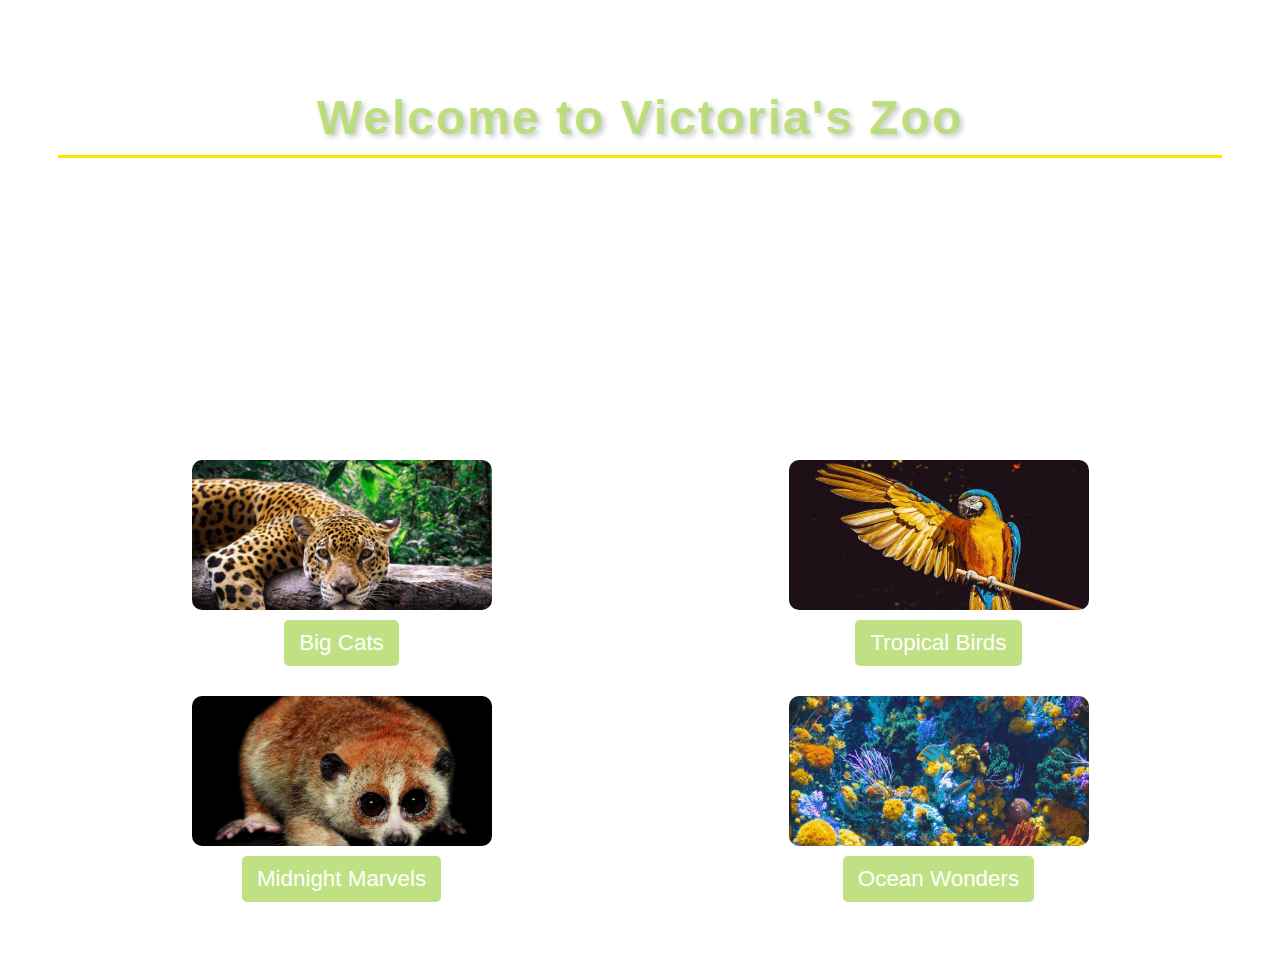
<file: index.html>
<!DOCTYPE html>
<html>
  <head>
    <title>Victoria's Zoo</title>
    <link rel="stylesheet" type="text/css" href="css/index.css">
  </head>
  <body>
    <div class="background-container">
    <h1 class="main-title">Welcome to Victoria's Zoo</h1>
    <h2 class="centered-header">Celebrating 100 years of Wildlife Wonder at Victoria's Zoo!</h2>
    <p class="sub-header">Since 1924, Victoria's Zoo has been more than just a place to see animals; it's been a gateway to anture's marvels and a champion of wildlife conservation. For 100 years, we've been committed to educating and delighting our visitors, creating a treasured experience for all who walk through our gates! </p>
    <h3 class="invite-header">We invite you to our virtual exhibits:</h3>
  
    <div class="exhibits-container">
      <div class="exhibit">
        <img src="img/big-cats.gif" alt="Big Cats">
        <a href="big-cats.html" class="exhibit-button">Big Cats</a>
      </div>
      <div class="exhibit">
        <img src="img/tropical-birds.gif" alt="Tropical Birds">
        <a href="tropical-birds.html" class="exhibit-button">Tropical Birds</a>
      </div>
      <div class="exhibit">
        <img src="img/nocturnal-animals.gif" alt="Nocturnal">
        <a href="nocturnal.html" class="exhibit-button">Midnight Marvels</a>
      </div>
      <div class="exhibit">
        <img src="img/ocean-wonders.gif" alt="Ocean Wonders">
        <a href="ocean-wonders.html" class="exhibit-button">Ocean Wonders</a>
      </div>
    </div>
    </div>
  </body>
</html>
</file>
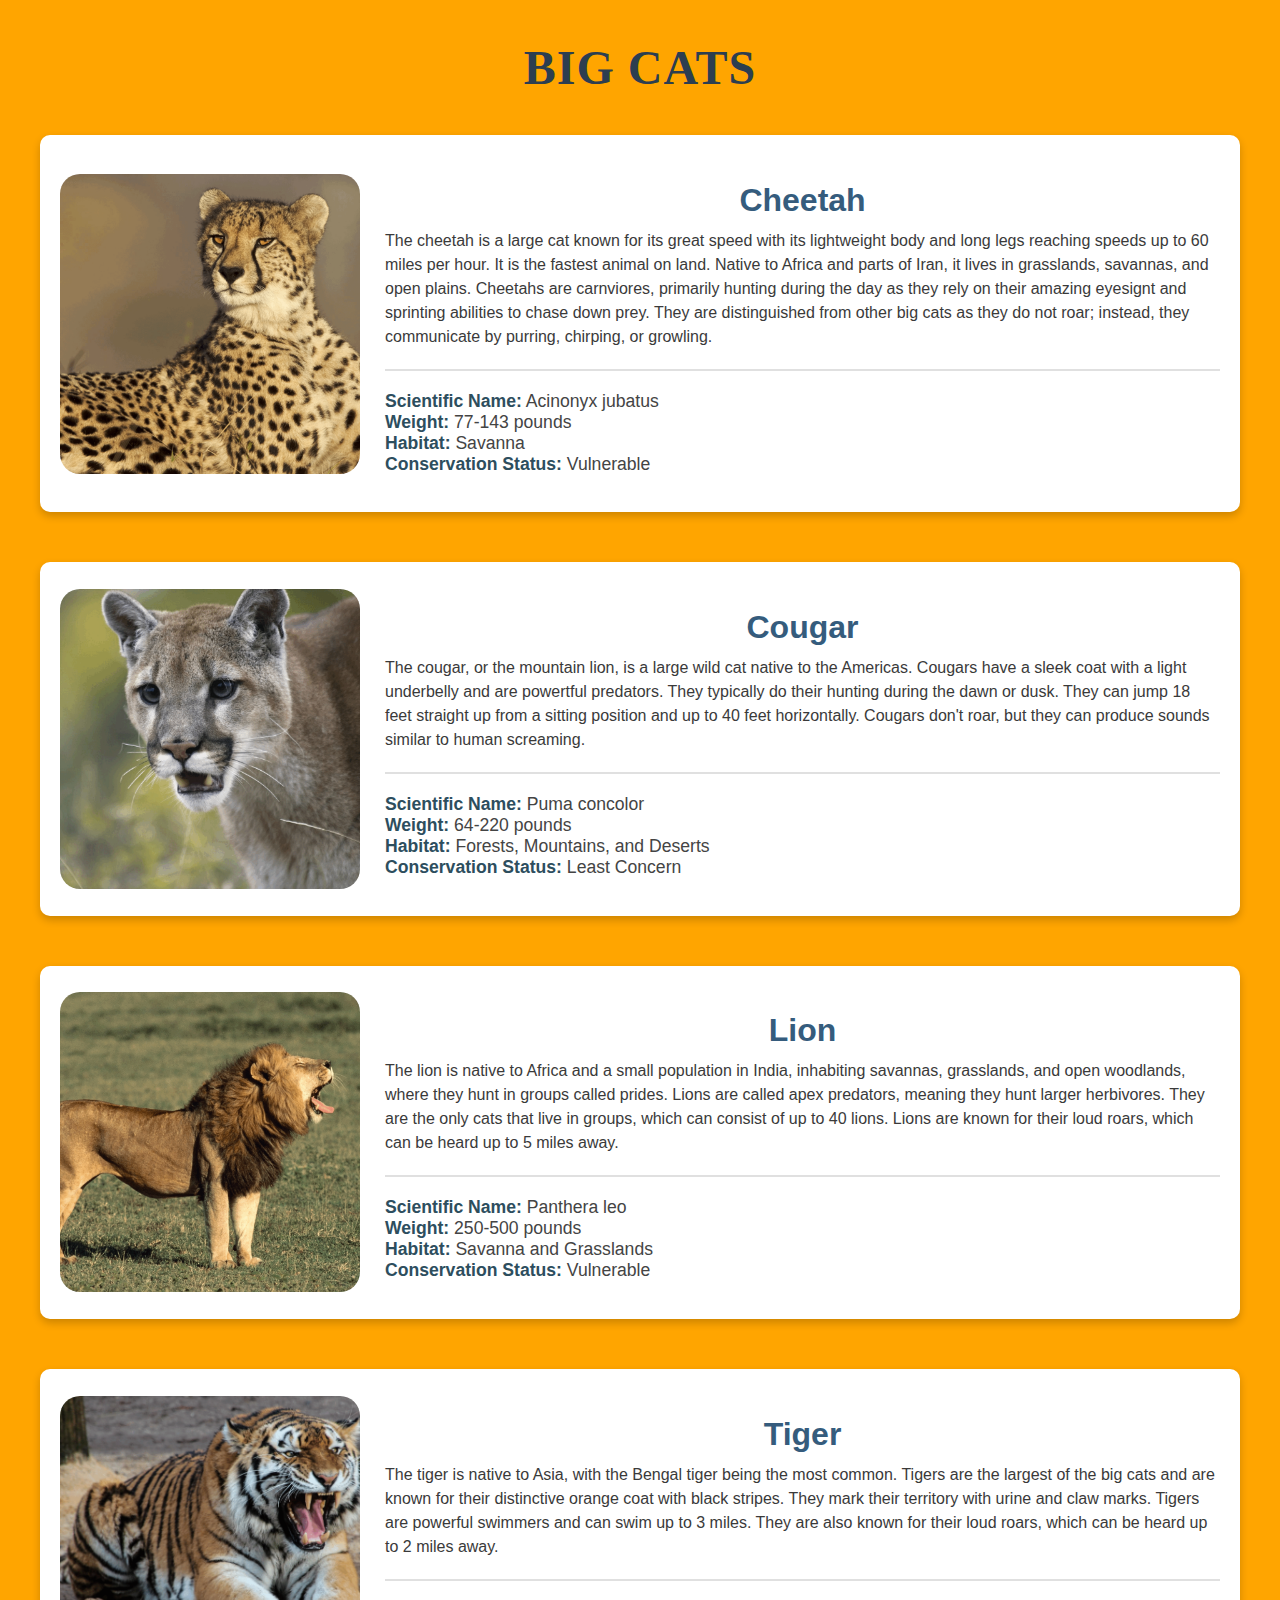
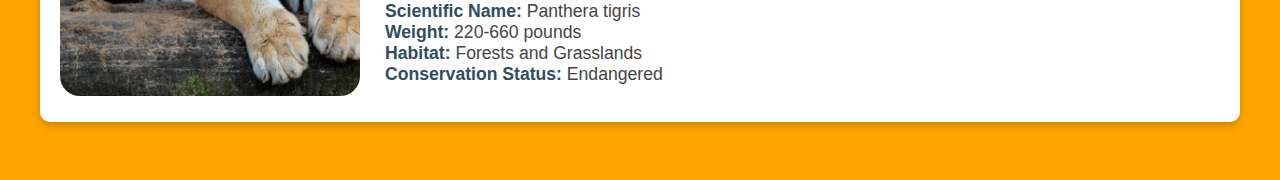
<file: big-cats.html>
<!DOCTYPE html>
<html>
  <head>
    <title>Victoria's Zoo - Big Cats</title>
    <link rel="stylesheet" type="text/css" href="css/big-cats.css">
  </head>
  <body>
    <h1 class="page-title">Big Cats</h1>
    <div class="cat-container">
        <div class="single-cat">
            <img src="img/cheetah.gif" alt="Cheetah">
            <div class="cat-info">
                <h2>Cheetah</h2>
                <p class="description">
                    The cheetah is a large cat known for its great speed with its lightweight body and long legs reaching speeds up to 60 miles per hour. It is the fastest animal on land. Native to Africa and parts of Iran, it lives in grasslands, savannas, and open plains. Cheetahs are carnviores, primarily hunting during the day as they rely on their amazing eyesignt and sprinting abilities to chase down prey. They are distinguished from other big cats as they do not roar; instead, they communicate by purring, chirping, or growling.
                </p>
                <hr>
                <p class="facts">
                    <strong>Scientific Name:</strong> Acinonyx jubatus <br>
                    <strong>Weight:</strong> 77-143 pounds <br>
                    <strong>Habitat:</strong> Savanna <br>
                    <strong>Conservation Status: </strong> Vulnerable
                </p>
            </div>
        </div>

        <div class="single-cat">
            <img src="img/cougar-cat.gif" alt="Cougar">
            <div class="cat-info">
                <h2>Cougar</h2>
                <p class="description">
                    The cougar, or the mountain lion, is a large wild cat native to the Americas. Cougars have a sleek coat with a light underbelly and are powertful predators. They typically do their hunting during the dawn or dusk. They can jump 18 feet straight up from a sitting position and up to 40 feet horizontally. Cougars don't roar, but they can produce sounds similar to human screaming. 
                </p>
                <hr>
                <p class="facts">
                    <strong>Scientific Name:</strong> Puma concolor <br>
                    <strong>Weight:</strong> 64-220 pounds <br>
                    <strong>Habitat:</strong> Forests, Mountains, and Deserts <br>
                    <strong>Conservation Status: </strong> Least Concern
                </p>
            </div>
        </div>
        
        <div class="single-cat">
            <img src="img/lion.gif" alt="Lion">
            <div class="cat-info">
                <h2>Lion</h2>
                <p class="description">
                    The lion is native to Africa and a small population in India, inhabiting savannas, grasslands, and open woodlands, where they hunt in groups called prides. Lions are called apex predators, meaning they hunt larger herbivores. They are the only cats that live in groups, which can consist of up to 40 lions. Lions are known for their loud roars, which can be heard up to 5 miles away.
                </p>
                <hr>
                <p class="facts">
                    <strong>Scientific Name:</strong> Panthera leo <br>
                    <strong>Weight:</strong> 250-500 pounds <br>
                    <strong>Habitat:</strong> Savanna and Grasslands <br>
                    <strong>Conservation Status: </strong> Vulnerable
                </p>
            </div>
        </div>

        <div class="single-cat">
            <img src="img/tiger-cat.gif" alt="Tiger">
            <div class="cat-info">
                <h2>Tiger</h2>
                <p class="description">
                    The tiger is native to Asia, with the Bengal tiger being the most common. Tigers are the largest of the big cats and are known for their distinctive orange coat with black stripes. They mark their territory with urine and claw marks. Tigers are powerful swimmers and can swim up to 3 miles. They are also known for their loud roars, which can be heard up to 2 miles away.
                </p>
                <hr>
                <p class="facts">
                    <strong>Scientific Name:</strong> Panthera tigris <br>
                    <strong>Weight:</strong> 220-660 pounds <br>
                    <strong>Habitat:</strong> Forests and Grasslands <br>
                    <strong>Conservation Status: </strong> Endangered
                </p>
            </div>
        </div>

    </div>  

  </body>
</html>
</file>
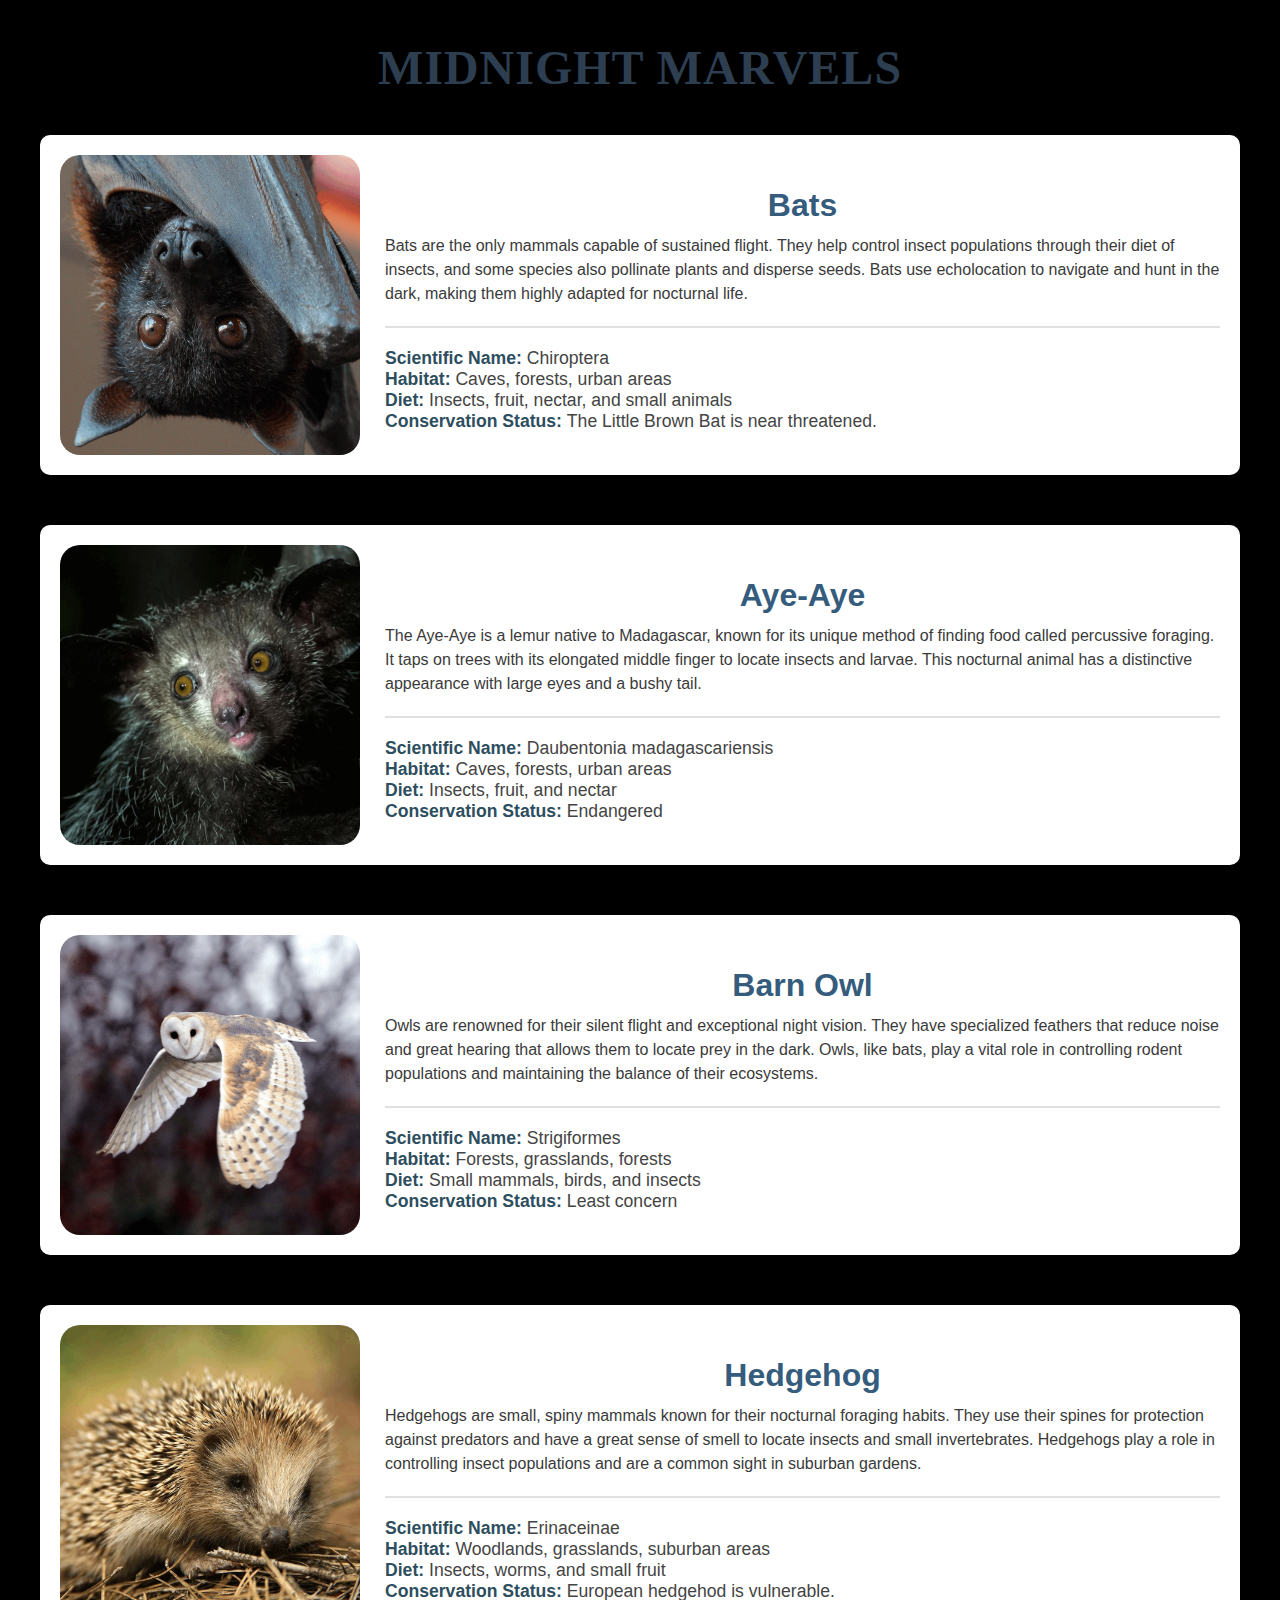
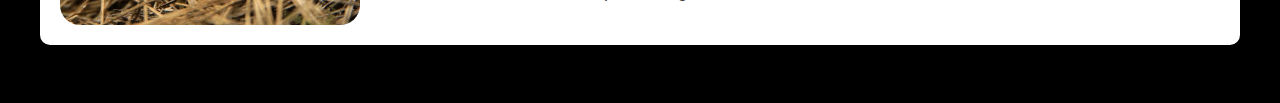
<file: nocturnal.html>
<!DOCTYPE html>
<html>
  <head>
    <title>Victoria's Zoo - Midnight Marvels</title>
    <link rel="stylesheet" type="text/css" href="css/nocturnal.css">
  </head>
  <body>
    <h1 class="page-title">Midnight Marvels</h1>
    <div class="nocturnal-container">
        <div class="single-noc">
            <img src="img/bat.gif" alt="Bat">
            <div class="noc-info">
                <h2>Bats</h2>
                <p class="description">
                    Bats are the only mammals capable of sustained flight. They help control insect populations through their diet of insects, and some species also pollinate plants and disperse seeds. Bats use echolocation to navigate and hunt in the dark, making them highly adapted for nocturnal life.
                </p>
                <hr>
                <p class="facts">
                    <strong>Scientific Name:</strong> Chiroptera <br>
                    <strong>Habitat:</strong> Caves, forests, urban areas <br>
                    <strong>Diet:</strong> Insects, fruit, nectar, and small animals <br>
                    <strong>Conservation Status: </strong> The Little Brown Bat is near threatened.
                </p>
            </div>
        </div>

        <div class="single-noc">
            <img src="img/aye.gif" alt="Aye-Aye">
            <div class="noc-info">
                <h2>Aye-Aye</h2>
                <p class="description">
                    The Aye-Aye is a lemur native to Madagascar, known for its unique method of finding food called percussive foraging. It taps on trees with its elongated middle finger to locate insects and larvae. This nocturnal animal has a distinctive appearance with large eyes and a bushy tail.
                </p>
                <hr>
                <p class="facts">
                    <strong>Scientific Name:</strong> Daubentonia madagascariensis <br>
                    <strong>Habitat:</strong> Caves, forests, urban areas <br>
                    <strong>Diet:</strong> Insects, fruit, and nectar <br>
                    <strong>Conservation Status: </strong> Endangered
                </p>
            </div>
        </div>
        
        <div class="single-noc">
            <img src="img/owl.gif" alt="Owl">
            <div class="noc-info">
                <h2>Barn Owl</h2>
                <p class="description">
                    Owls are renowned for their silent flight and exceptional night vision. They have specialized feathers that reduce noise and great hearing that allows them to locate prey in the dark. Owls, like bats, play a vital role in controlling rodent populations and maintaining the balance of their ecosystems.
                </p>
                <hr>
                <p class="facts">
                    <strong>Scientific Name:</strong> Strigiformes <br>
                    <strong>Habitat:</strong> Forests, grasslands, forests <br>
                    <strong>Diet:</strong> Small mammals, birds, and insects <br>
                    <strong>Conservation Status: </strong> Least concern
                </p>
            </div>
        </div>

        <div class="single-noc">
            <img src="img/hedgehog.gif" alt="Hedgehog">
            <div class="noc-info">
                <h2>Hedgehog</h2>
                <p class="description">
                    Hedgehogs are small, spiny mammals known for their nocturnal foraging habits. They use their spines for protection against predators and have a great sense of smell to locate insects and small invertebrates. Hedgehogs play a role in controlling insect populations and are a common sight in suburban gardens.
                </p>
                <hr>
                <p class="facts">
                    <strong>Scientific Name:</strong> Erinaceinae <br>
                    <strong>Habitat:</strong> Woodlands, grasslands, suburban areas <br>
                    <strong>Diet:</strong> Insects, worms, and small fruit <br>
                    <strong>Conservation Status: </strong> European hedgehod is vulnerable.
                </p>
            </div>
        </div>

    </div>  

  </body>
</html>
</file>
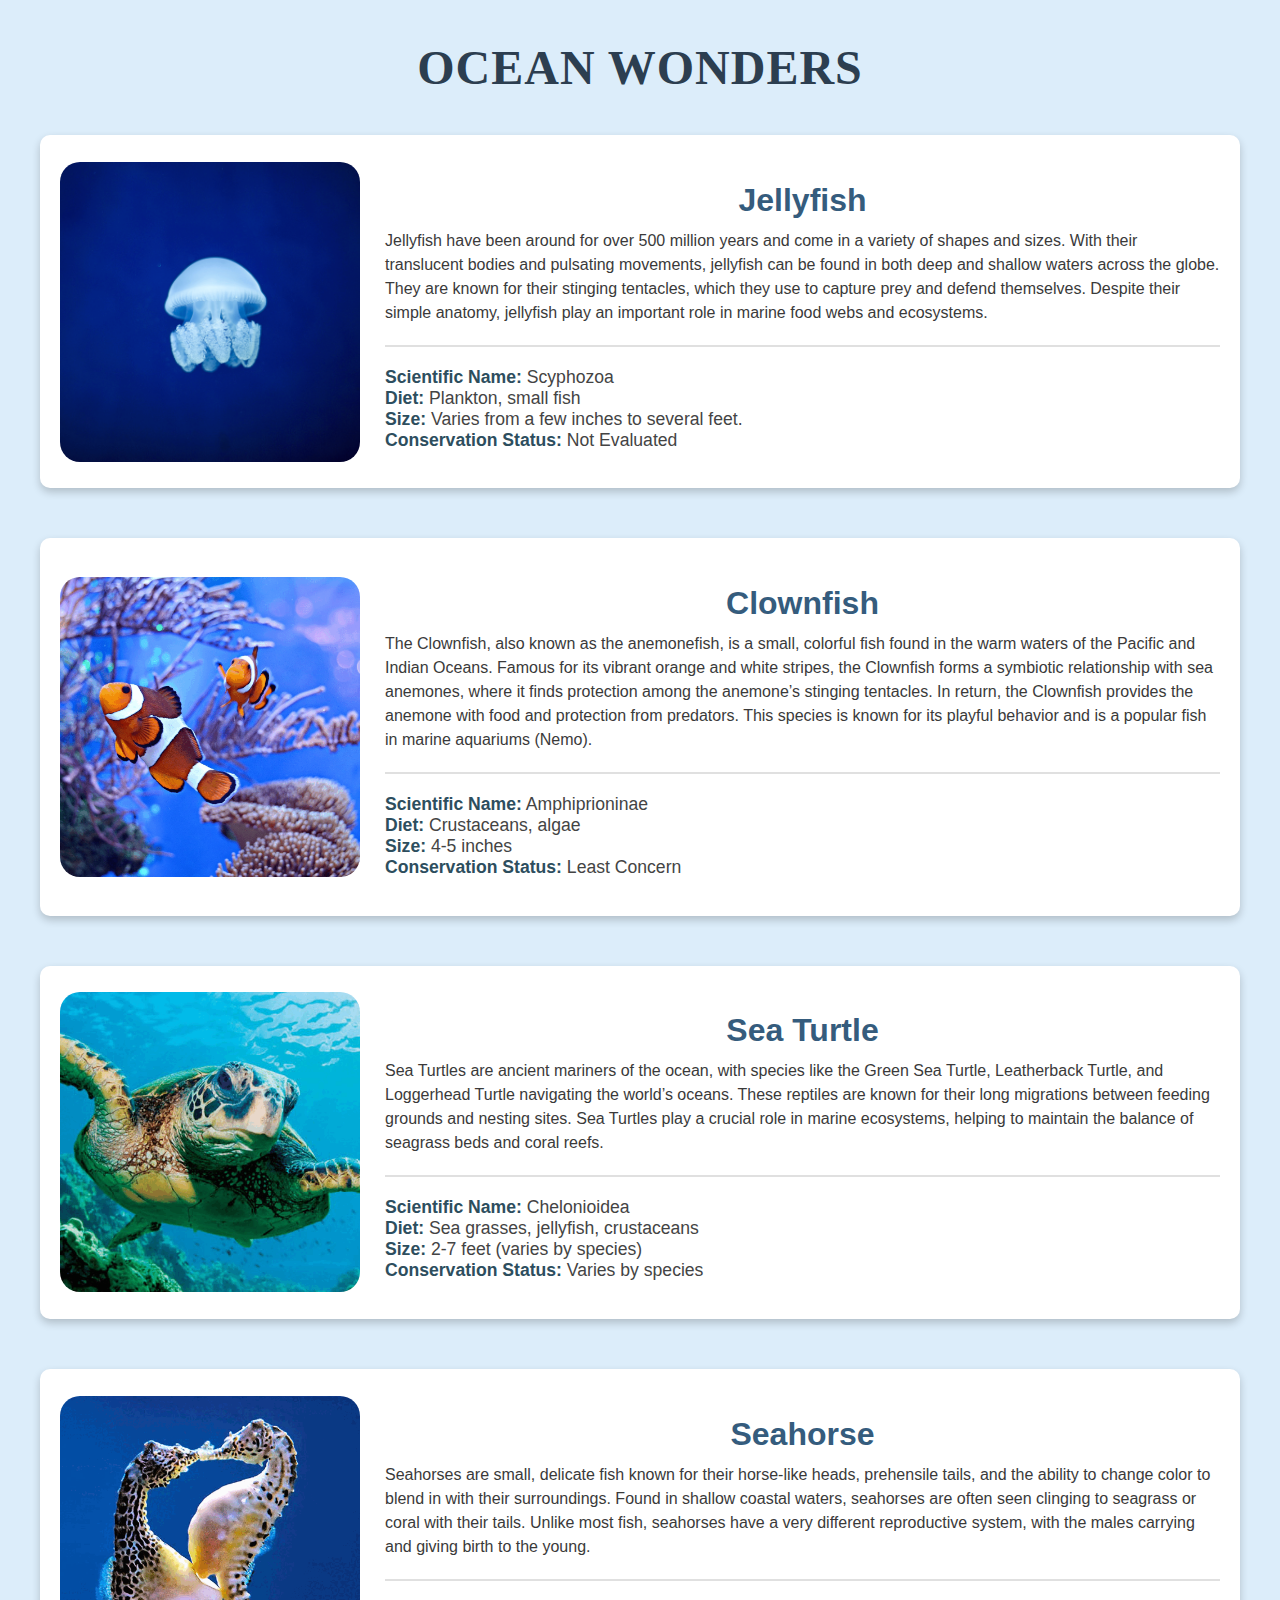
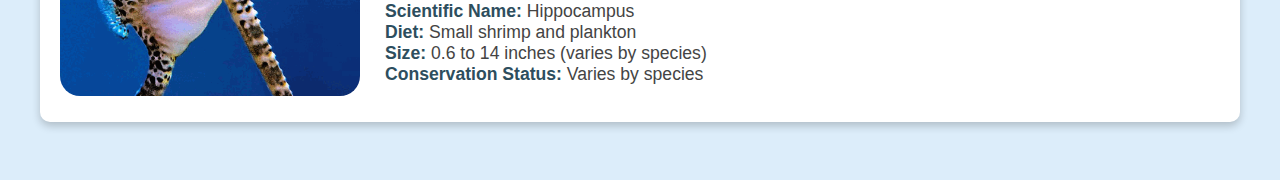
<file: ocean-wonders.html>
<!DOCTYPE html>
<html>
  <head>
    <title>Victoria's Zoo - Ocean Wonders</title>
    <link rel="stylesheet" type="text/css" href="css/ocean-wonders.css">
  </head>
  <body>
    <h1 class="page-title">Ocean Wonders</h1>
    <div class="ocean-container">
        <div class="single-ocean">
            <img src="img/jelly.gif" alt="Jellyfish">
            <div class="ocean-info">
                <h2>Jellyfish</h2>
                <p class="description">
                    Jellyfish have been around for over 500 million years and come in a variety of shapes and sizes. With their translucent bodies and pulsating movements, jellyfish can be found in both deep and shallow waters across the globe. They are known for their stinging tentacles, which they use to capture prey and defend themselves. Despite their simple anatomy, jellyfish play an important role in marine food webs and ecosystems.
                </p>
                <hr>
                <p class="facts">
                    <strong>Scientific Name:</strong> Scyphozoa <br>
                    <strong>Diet:</strong> Plankton, small fish <br>
                    <strong>Size:</strong> Varies from a few inches to several feet. <br>
                    <strong>Conservation Status: </strong> Not Evaluated
                </p>
            </div>
        </div>

        <div class="single-ocean">
            <img src="img/clownfish.gif" alt="Clownfish">
            <div class="ocean-info">
                <h2>Clownfish</h2>
                <p class="description">
                    The Clownfish, also known as the anemonefish, is a small, colorful fish found in the warm waters of the Pacific and Indian Oceans. Famous for its vibrant orange and white stripes, the Clownfish forms a symbiotic relationship with sea anemones, where it finds protection among the anemone’s stinging tentacles. In return, the Clownfish provides the anemone with food and protection from predators. This species is known for its playful behavior and is a popular fish in marine aquariums (Nemo).
                </p>
                <hr>
                <p class="facts">
                    <strong>Scientific Name:</strong> Amphiprioninae <br>
                    <strong>Diet:</strong> Crustaceans, algae <br>
                    <strong>Size:</strong> 4-5 inches <br>
                    <strong>Conservation Status: </strong> Least Concern
                </p>
            </div>
        </div>
        
        <div class="single-ocean">
            <img src="img/seaturtle.gif" alt="Sea Turtle">
            <div class="ocean-info">
                <h2>Sea Turtle</h2>
                <p class="description">
                    Sea Turtles are ancient mariners of the ocean, with species like the Green Sea Turtle, Leatherback Turtle, and Loggerhead Turtle navigating the world’s oceans. These reptiles are known for their long migrations between feeding grounds and nesting sites. Sea Turtles play a crucial role in marine ecosystems, helping to maintain the balance of seagrass beds and coral reefs.
                <hr>
                <p class="facts">
                    <strong>Scientific Name:</strong> Chelonioidea <br>
                    <strong>Diet:</strong> Sea grasses, jellyfish, crustaceans <br>
                    <strong>Size:</strong> 2-7 feet (varies by species) <br>
                    <strong>Conservation Status: </strong> Varies by species
                </p>
            </div>
        </div>

        <div class="single-ocean">
            <img src="img/seahorse.gif" alt="Seahorse">
            <div class="ocean-info">
                <h2>Seahorse</h2>
                <p class="description">
                    Seahorses are small, delicate fish known for their horse-like heads, prehensile tails, and the ability to change color to blend in with their surroundings. Found in shallow coastal waters, seahorses are often seen clinging to seagrass or coral with their tails. Unlike most fish, seahorses have a very different reproductive system, with the males carrying and giving birth to the young.
                </p>
                <hr>
                <p class="facts">
                    <strong>Scientific Name:</strong> Hippocampus <br>
                    <strong>Diet:</strong> Small shrimp and plankton <br>
                    <strong>Size:</strong> 0.6 to 14 inches (varies by species) <br>
                    <strong>Conservation Status: </strong> Varies by species
                </p>
            </div>
        </div>

    </div>  

  </body>
</html>
</file>
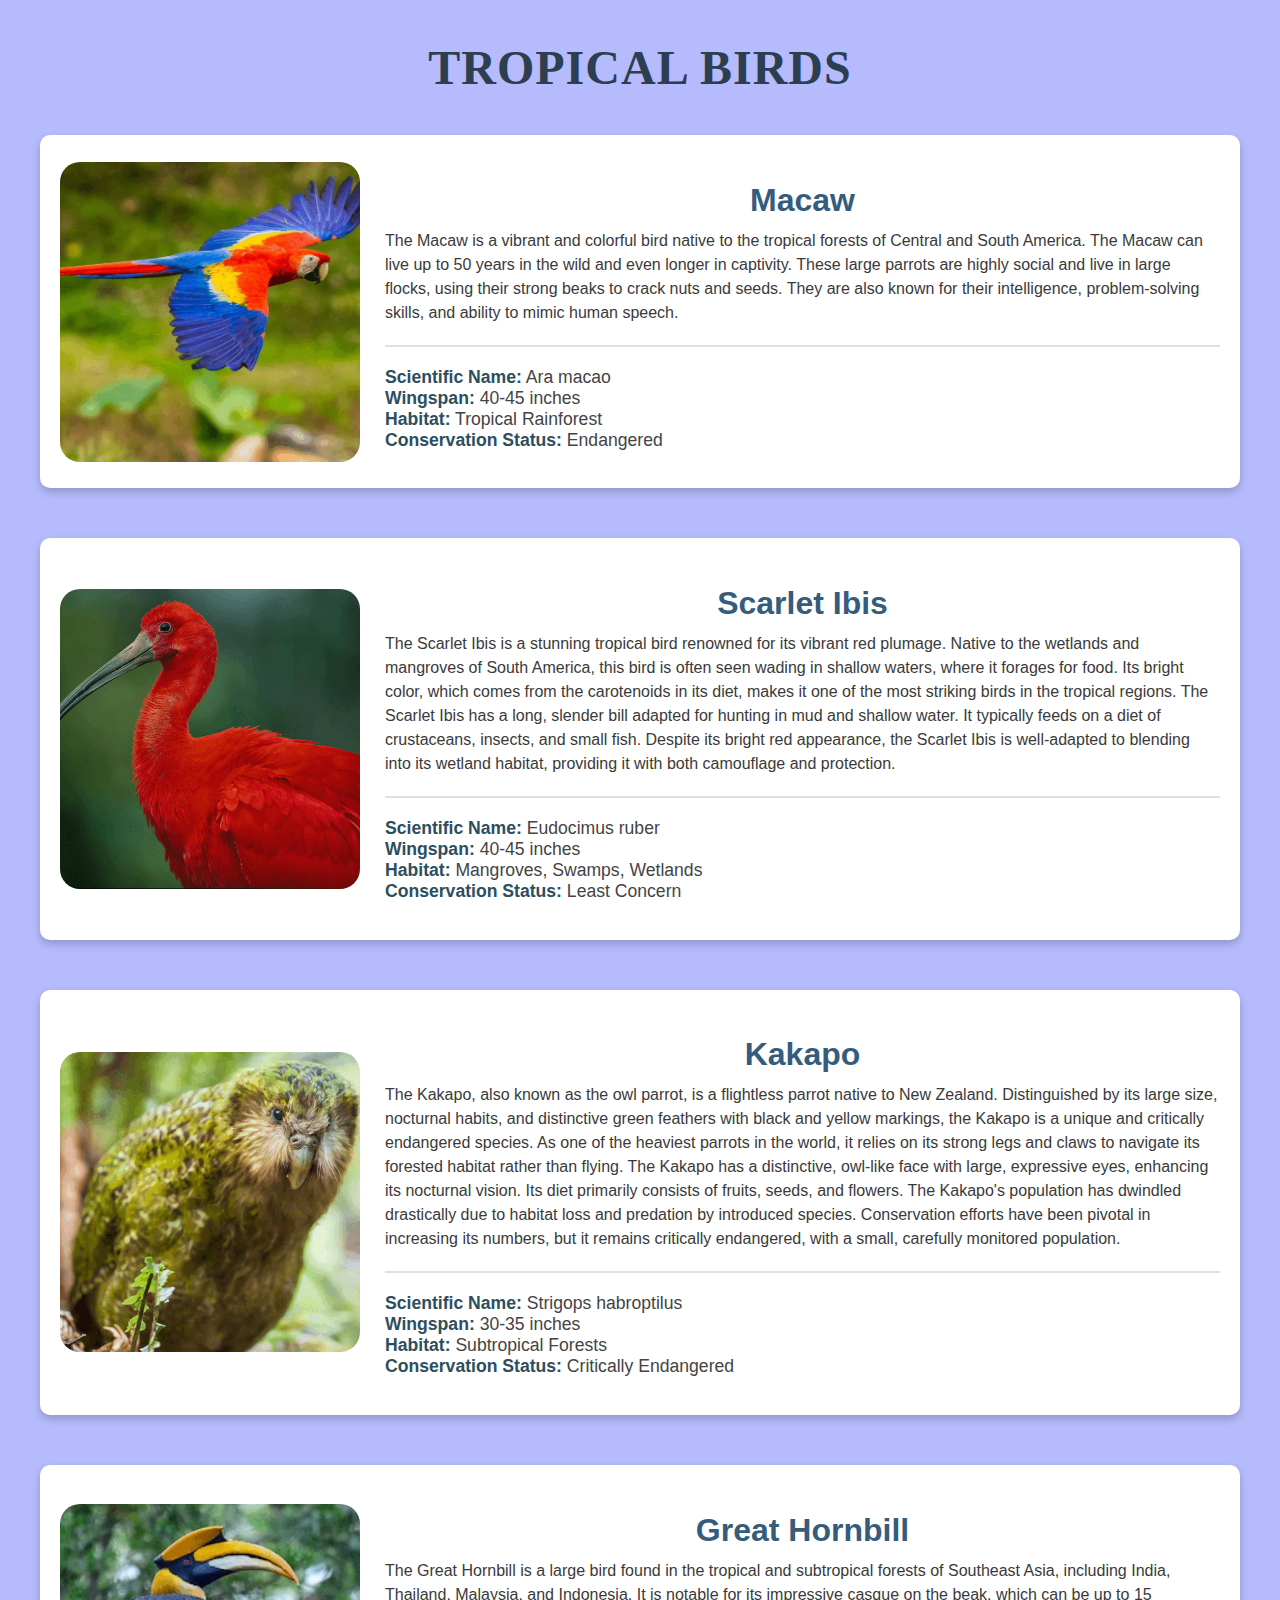
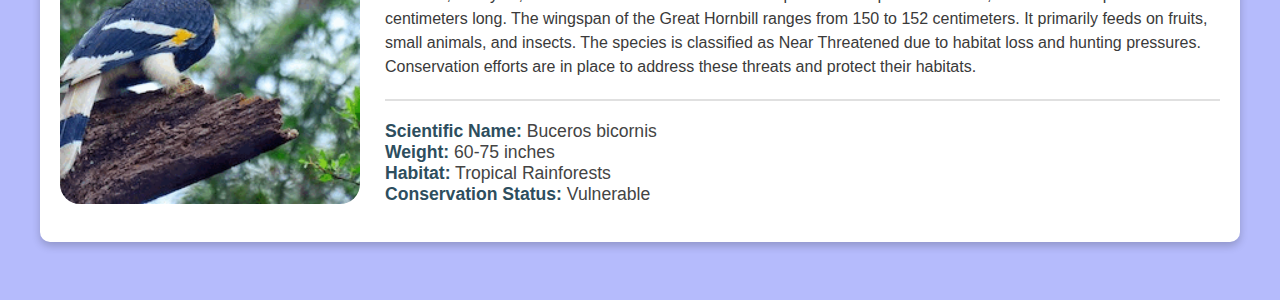
<file: tropical-birds.html>
<!DOCTYPE html>
<html>
  <head>
    <title>Victoria's Zoo - Tropical Birds</title>
    <link rel="stylesheet" type="text/css" href="css/tropical-birds.css">
  </head>
  <body>
    <h1 class="page-title">Tropical Birds</h1>
    <div class="bird-container">
        <div class="single-bird">
            <img src="img/macaw.gif" alt="Macaw">
            <div class="bird-info">
                <h2>Macaw</h2>
                <p class="description">
                    The Macaw is a vibrant and colorful bird native to the tropical forests of Central and South America. The Macaw can live up to 50 years in the wild and even longer in captivity. These large parrots are highly social and live in large flocks, using their strong beaks to crack nuts and seeds. They are also known for their intelligence, problem-solving skills, and ability to mimic human speech.
                </p>
                <hr>
                <p class="facts">
                    <strong>Scientific Name:</strong> Ara macao <br>
                    <strong>Wingspan:</strong> 40-45 inches <br>
                    <strong>Habitat:</strong> Tropical Rainforest <br>
                    <strong>Conservation Status: </strong> Endangered
                </p>
            </div>
        </div>

        <div class="single-bird">
            <img src="img/scarlet.gif" alt="Scarlet Ibis">
            <div class="bird-info">
                <h2>Scarlet Ibis</h2>
                <p class="description">
                    The Scarlet Ibis is a stunning tropical bird renowned for its vibrant red plumage. Native to the wetlands and mangroves of South America, this bird is often seen wading in shallow waters, where it forages for food. Its bright color, which comes from the carotenoids in its diet, makes it one of the most striking birds in the tropical regions. The Scarlet Ibis has a long, slender bill adapted for hunting in mud and shallow water. It typically feeds on a diet of crustaceans, insects, and small fish. Despite its bright red appearance, the Scarlet Ibis is well-adapted to blending into its wetland habitat, providing it with both camouflage and protection.
                </p>
                <hr>
                <p class="facts">
                    <strong>Scientific Name:</strong> Eudocimus ruber <br>
                    <strong>Wingspan:</strong> 40-45 inches <br>
                    <strong>Habitat:</strong> Mangroves, Swamps, Wetlands <br>
                    <strong>Conservation Status: </strong> Least Concern
                </p>
            </div>
        </div>
        
        <div class="single-bird">
            <img src="img/kakapo.gif" alt="Kakapo">
            <div class="bird-info">
                <h2>Kakapo</h2>
                <p class="description">
                    The Kakapo, also known as the owl parrot, is a flightless parrot native to New Zealand. Distinguished by its large size, nocturnal habits, and distinctive green feathers with black and yellow markings, the Kakapo is a unique and critically endangered species. As one of the heaviest parrots in the world, it relies on its strong legs and claws to navigate its forested habitat rather than flying. The Kakapo has a distinctive, owl-like face with large, expressive eyes, enhancing its nocturnal vision. Its diet primarily consists of fruits, seeds, and flowers. The Kakapo's population has dwindled drastically due to habitat loss and predation by introduced species. Conservation efforts have been pivotal in increasing its numbers, but it remains critically endangered, with a small, carefully monitored population.
                </p>
                <hr>
                <p class="facts">
                    <strong>Scientific Name:</strong> Strigops habroptilus <br>
                    <strong>Wingspan:</strong> 30-35 inches <br>
                    <strong>Habitat:</strong> Subtropical Forests <br>
                    <strong>Conservation Status: </strong> Critically Endangered
                </p>
            </div>
        </div>

        <div class="single-bird">
            <img src="img/hornbill.gif" alt="Great Hornbill">
            <div class="bird-info">
                <h2>Great Hornbill</h2>
                <p class="description">
                    The Great Hornbill is a large bird found in the tropical and subtropical forests of Southeast Asia, including India, Thailand, Malaysia, and Indonesia. It is notable for its impressive casque on the beak, which can be up to 15 centimeters long. The wingspan of the Great Hornbill ranges from 150 to 152 centimeters. It primarily feeds on fruits, small animals, and insects. The species is classified as Near Threatened due to habitat loss and hunting pressures. Conservation efforts are in place to address these threats and protect their habitats.
                </p>
                <hr>
                <p class="facts">
                    <strong>Scientific Name:</strong> Buceros bicornis <br>
                    <strong>Weight:</strong> 60-75 inches <br>
                    <strong>Habitat:</strong> Tropical Rainforests <br>
                    <strong>Conservation Status: </strong> Vulnerable
                </p>
            </div>
        </div>

    </div>  

  </body>
</html>
</file>
<file: css/index.css>
body {
  font-family: Gill Sans, sans-serif;
  /* background-color: salmon;
  text-align: center; */
}

/* Styling for the background image, padding accounts for the white border that is created. */
.background-container{
  background-image: url('https://media.istockphoto.com/id/1308684522/vector/blue-and-green-blurred-motion-abstract-background.jpg?s=612x612&w=0&k=20&c=ELAPwLRDLH1AbjPDL9RyKBuJR9vcJqn0j8Iz4JLfuCI=');
  background-size:cover;
  background-position:center;
  padding:50px;
  color:white;
  text-align:center;
}

/* Styling for Welcome to Victoria's Zoo, text-shadow creates some depth. Border between title and remainder of content.*/
.main-title{
  font-size:3em;
  font-weight:bold;
  color: rgba(180, 220, 110, 0.854);
  text-shadow: 3px 3px 5px rgba(0,0,0,0.2); /* red,blue, green, alpha */
  margin-bottom:20px;
  border-bottom:3px solid rgb(255, 230, 0);
  padding-bottom:10px;
  letter-spacing:2px;

}

/* Styling for the celebration statement, adds padding to the top and bottom of the text, but not to the left and right. */
.centered-header{
  font-size:2em;
  margin:0;
  padding:20px 0;
}

/* Styling for the paragraph, margin-left/right is set to 15% as the percentage scales it according to the view of the page. */
.sub-header{
  font-size:1.2em;
  margin-bottom:40px;
  margin-left:15%;
  margin-right:15%;

}

.invite-header{
  font-size:1.5em;
  margin-bottom:30px;
}

/* Creates a 2x2 grid for all four exhibits to be neatly arranged on page. 1fr represents the fraction of space each item will have in the grid.*/
.exhibits-container{
  display:grid;
  grid-template-columns: 1fr 1fr;
  gap:30px;
  justify-items:center;
}

/* Styling for each exhibit, use of flex-direction to align the image and button in a column. */
.exhibit{
  display:flex;
  flex-direction:column;
  align-items:center;
  width:100%;
  max-width:300px;
}

.exhibit img{
  width:100%;
  max-width:300px;
  height:150px;
  object-fit:cover;
  border-radius:10px;
}

.exhibit-button{
  display:inline-block;
  margin-top:10px;
  padding:10px 15px; /* space around the height and length of the button */
  background-color: rgba(180, 220, 110, 0.854); /* button color */
  color:white; /* text color */
  text-decoration:none; /* remove underline */
  border-radius:5px;
  font-size:1.4em;
}
</file>
<file: css/big-cats.css>
body {
    font-family: Gill Sans, sans-serif;
    background-color: orange;
    text-align: center;
    padding-bottom:50px;
  }

/* Styling for "Big Cats", changed the font, size, and adjusted positioning. */
.page-title{
    font-family:'Georgia', serif;
    font-size:48px;
    font-weight:bold;
    color:#2c3e50;
    text-align:center;
    text-transform:uppercase;
    margin:24px 0;
    padding:16px;
    letter-spacing:1px;
}

/* Purpose of flex is to arrange the elements vertically, seperates these elements, and then we center the element horizontally. */
.cat-container{
    display:flex;
    flex-direction:column;
    gap:50px;
    max-width:1200px;
    margin:0 auto;
}

/* Styling for image size. */
.single-cat img{
    width:300px;
    height:300px;
    object-fit:cover;
    border-radius: 20px;
    margin-right:25px;
}
  
/* Creates white box around the whole animal exhibit, border-radius = curves the box. */
.single-cat{
    display:flex;
    align-items:center;
    background-color:#ffffff;
    border-radius:10px;
    box-shadow:0 4px 8px rgba(0, 0, 0, 0.2);
    padding:20px;
}

/* Take note how cat-info has two subclasses that could be accessed in the below way.*/
.cat-info h2{
    font-size:2em;
    color:#355c7d;
    margin-bottom:10px;
}

.cat-info .description{
    text-align:left;
    font-size:1em;
    color:#3a3a3a;
    line-height:1.5;
    margin:10px 0;
    margin-bottom:15px;
}

hr{
    border:none;
    height:2.2px;
    background-color:#e0e0e0;
    margin:20px 0;
}

.facts{
    font-size:1.1em;
    color:#444;
    text-align:left;
}

.facts strong{
    color:#2d4e5e
}

/* Potential to add responsive styling for other type of devices. */
</file>
<file: css/nocturnal.css>
body {
    font-family: Gill Sans, sans-serif;
    background-color: rgb(0, 0, 0);
    text-align: center;
    padding-bottom:50px;
  }

/* Styling for "Big Cats", changed the font, size, and adjusted positioning. */
.page-title{
    font-family:'Georgia', serif;
    font-size:48px;
    font-weight:bold;
    color:#2c3e50;
    text-align:center;
    text-transform:uppercase;
    margin:24px 0;
    padding:16px;
    letter-spacing:1px;
}

/* Purpose of flex is to arrange the elements vertically, seperates these elements, and then we center the element horizontally. */
.nocturnal-container{
    display:flex;
    flex-direction:column;
    gap:50px;
    max-width:1200px;
    margin:0 auto;
}

/* Styling for image size. */
.single-noc img{
    width:300px;
    height:300px;
    object-fit:cover;
    border-radius: 20px;
    margin-right:25px;
}
  
/* Creates white box around the whole animal exhibit, border-radius = curves the box. */
.single-noc{
    display:flex;
    align-items:center;
    background-color:#ffffff;
    border-radius:10px;
    box-shadow:0 4px 8px rgba(0, 0, 0, 0.2);
    padding:20px;
}

/* Take note how cat-info has two subclasses that could be accessed in the below way.*/
.noc-info h2{
    font-size:2em;
    color:#355c7d;
    margin-bottom:10px;
}

.noc-info .description{
    text-align:left;
    font-size:1em;
    color:#3a3a3a;
    line-height:1.5;
    margin:10px 0;
    margin-bottom:15px;
}

hr{
    border:none;
    height:2.2px;
    background-color:#e0e0e0;
    margin:20px 0;
}

.facts{
    font-size:1.1em;
    color:#444;
    text-align:left;
}

.facts strong{
    color:#2d4e5e
}

/* Potential to add responsive styling for other type of devices. */
</file>
<file: css/ocean-wonders.css>
body {
    font-family: Gill Sans, sans-serif;
    background-color: rgba(138, 197, 237, 0.301);
    text-align: center;
    padding-bottom:50px;
  }

/* Styling for "Big Cats", changed the font, size, and adjusted positioning. */
.page-title{
    font-family:'Georgia', serif;
    font-size:48px;
    font-weight:bold;
    color:#2c3e50;
    text-align:center;
    text-transform:uppercase;
    margin:24px 0;
    padding:16px;
    letter-spacing:1px;
}

/* Purpose of flex is to arrange the elements vertically, seperates these elements, and then we center the element horizontally. */
.ocean-container{
    display:flex;
    flex-direction:column;
    gap:50px;
    max-width:1200px;
    margin:0 auto;
}

/* Styling for image size. */
.single-ocean img{
    width:300px;
    height:300px;
    object-fit:cover;
    border-radius: 20px;
    margin-right:25px;
}
  
/* Creates white box around the whole animal exhibit, border-radius = curves the box. */
.single-ocean{
    display:flex;
    align-items:center;
    background-color:#ffffff;
    border-radius:10px;
    box-shadow:0 4px 8px rgba(0, 0, 0, 0.2);
    padding:20px;
}

/* Take note how cat-info has two subclasses that could be accessed in the below way.*/
.ocean-info h2{
    font-size:2em;
    color:#355c7d;
    margin-bottom:10px;
}

.ocean-info .description{
    text-align:left;
    font-size:1em;
    color:#3a3a3a;
    line-height:1.5;
    margin:10px 0;
    margin-bottom:15px;
}

hr{
    border:none;
    height:2.2px;
    background-color:#e0e0e0;
    margin:20px 0;
}

.facts{
    font-size:1.1em;
    color:#444;
    text-align:left;
}

.facts strong{
    color:#2d4e5e
}

/* Potential to add responsive styling for other type of devices. */
</file>
<file: css/tropical-birds.css>
body {
    font-family: Gill Sans, sans-serif;
    background-color: rgba(11, 30, 244, 0.301);
    text-align: center;
    padding-bottom:50px;
  }

/* Styling for "Big Cats", changed the font, size, and adjusted positioning. */
.page-title{
    font-family:'Georgia', serif;
    font-size:48px;
    font-weight:bold;
    color:#2c3e50;
    text-align:center;
    text-transform:uppercase;
    margin:24px 0;
    padding:16px;
    letter-spacing:1px;
}

/* Purpose of flex is to arrange the elements vertically, seperates these elements, and then we center the element horizontally. */
.bird-container{
    display:flex;
    flex-direction:column;
    gap:50px;
    max-width:1200px;
    margin:0 auto;
}

/* Styling for image size. */
.single-bird img{
    width:300px;
    height:300px;
    object-fit:cover;
    border-radius: 20px;
    margin-right:25px;
}
  
/* Creates white box around the whole animal exhibit, border-radius = curves the box. */
.single-bird{
    display:flex;
    align-items:center;
    background-color:#ffffff;
    border-radius:10px;
    box-shadow:0 4px 8px rgba(0, 0, 0, 0.2);
    padding:20px;
}

/* Take note how cat-info has two subclasses that could be accessed in the below way.*/
.bird-info h2{
    font-size:2em;
    color:#355c7d;
    margin-bottom:10px;
}

.bird-info .description{
    text-align:left;
    font-size:1em;
    color:#3a3a3a;
    line-height:1.5;
    margin:10px 0;
    margin-bottom:15px;
}

hr{
    border:none;
    height:2.2px;
    background-color:#e0e0e0;
    margin:20px 0;
}

.facts{
    font-size:1.1em;
    color:#444;
    text-align:left;
}

.facts strong{
    color:#2d4e5e
}

/* Potential to add responsive styling for other type of devices. */
</file>
